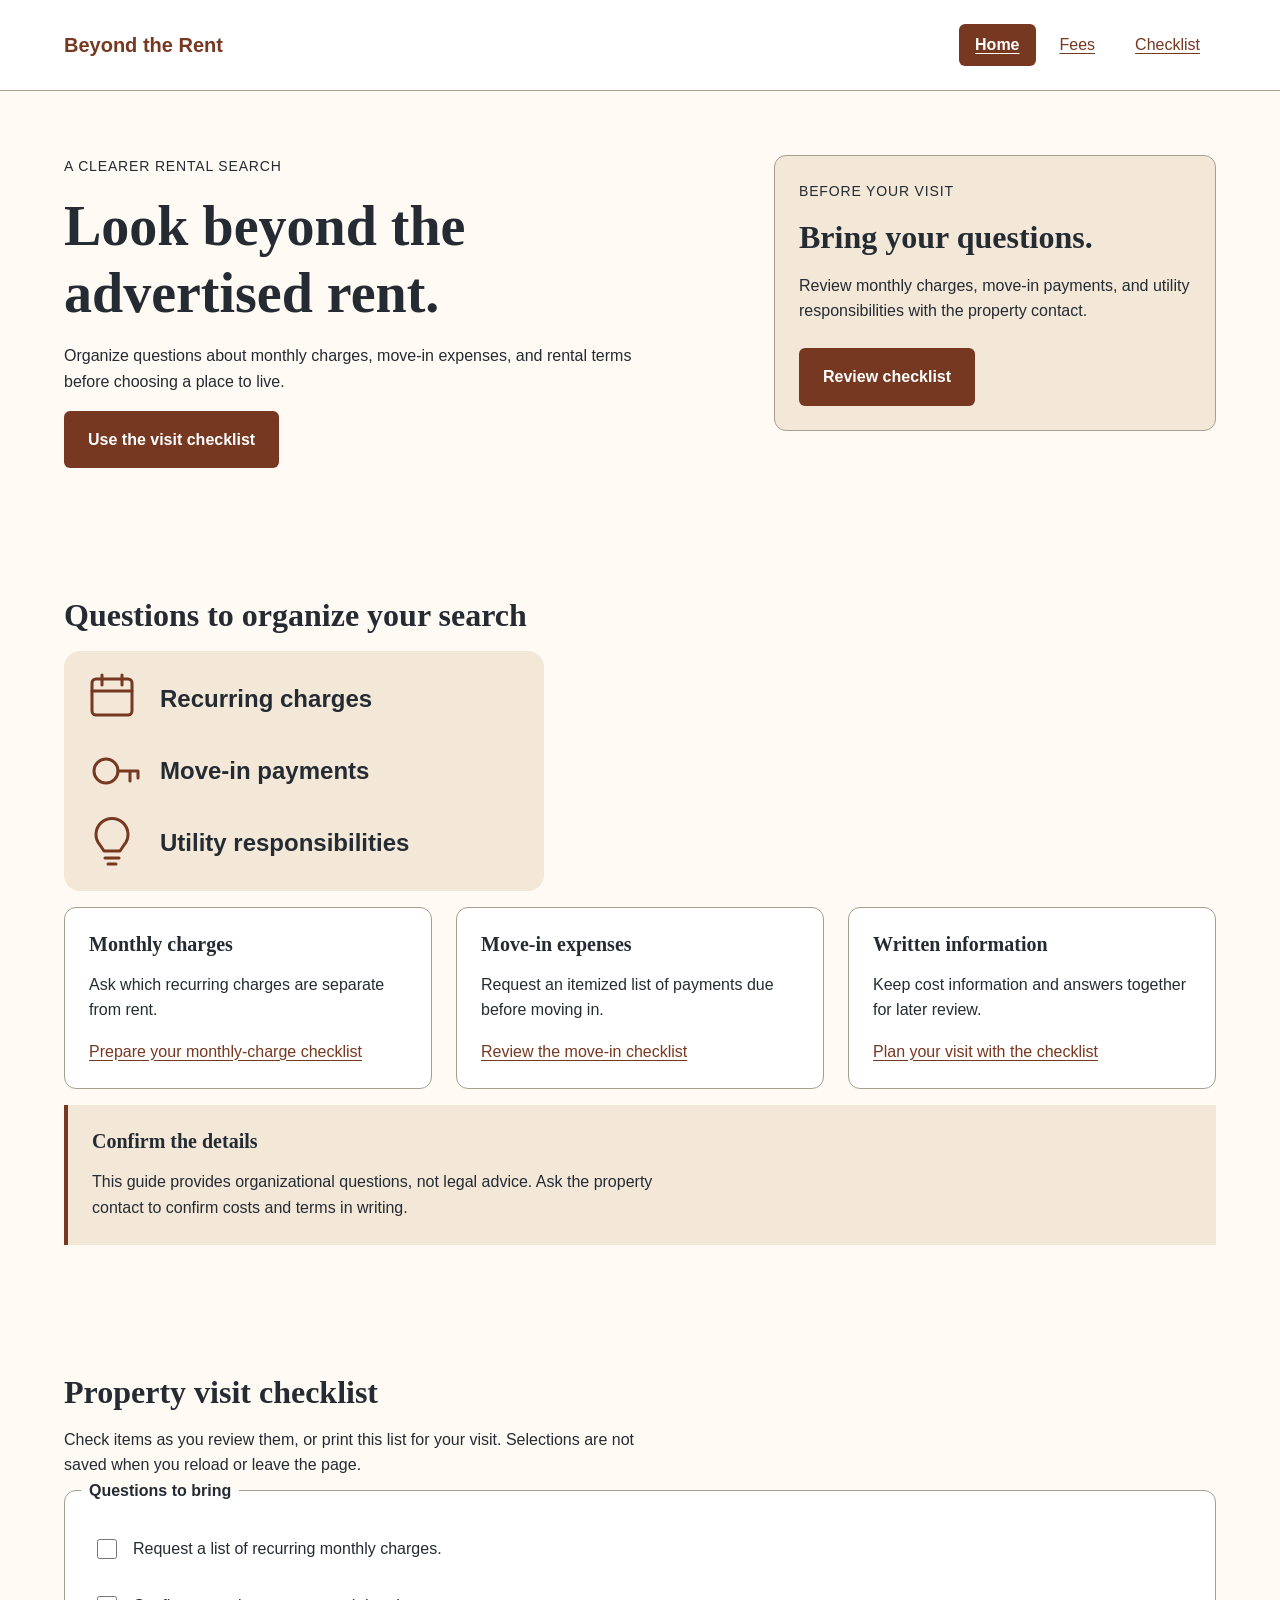
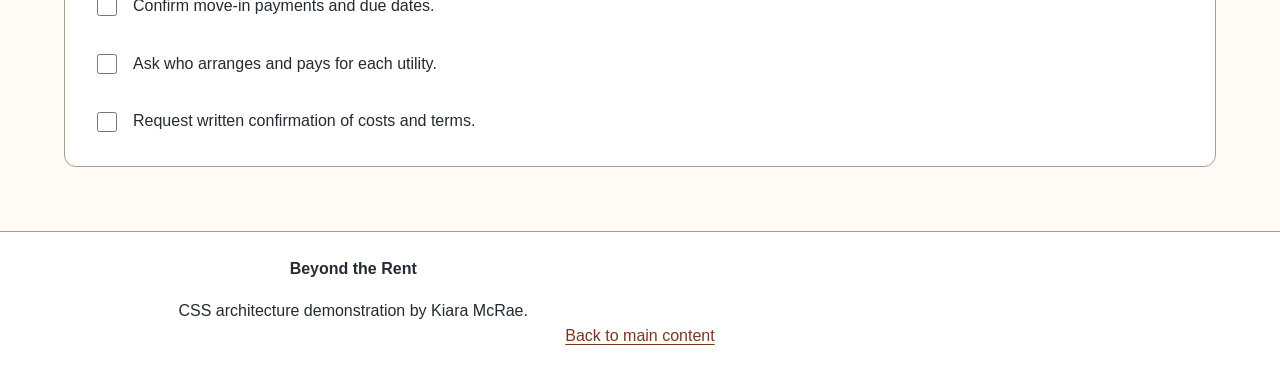
<file: index.html>
<!doctype html>
<html lang="en">

<head>
  <meta charset="utf-8">
  <meta name="viewport" content="width=device-width, initial-scale=1">
  <meta name="description"
    content="Beyond the Rent helps renters organize questions about housing costs and prepare for property visits.">
  <title>Beyond the Rent | Housing Guide</title>
  <link rel="canonical" href="https://pythonprincessux.github.io/git414-beyond-the-rent/">

  <meta property="og:title" content="Beyond the Rent | Housing Guide">
  <meta property="og:description"
    content="Organize questions about monthly charges, move-in expenses, and rental terms before choosing a place to live.">
  <meta property="og:url" content="https://pythonprincessux.github.io/git414-beyond-the-rent/">
  <meta property="og:type" content="website">
  <meta property="og:image"
    content="https://pythonprincessux.github.io/git414-beyond-the-rent/assets/beyond-the-rent-social.png">
  <meta property="og:image:alt"
    content="Beyond the Rent: Look beyond the advertised rent. Monthly charges, move-in expenses, and property visit checklist.">
  <link rel="stylesheet" href="css/styles.css">
  <script type="application/ld+json">
{
  "@context": "https://schema.org",
  "@type": "WebPage",
  "name": "Beyond the Rent | Housing Guide",
  "url": "https://pythonprincessux.github.io/git414-beyond-the-rent/",
  "description": "Organize questions about monthly charges, move-in expenses, and rental terms before choosing a place to live.",
  "inLanguage": "en"
}
</script>
</head>

<body>
  <a class="skip-link" href="#main">Skip to main content</a>

  <header class="site-header">
    <div class="container cluster">
      <a class="site-logo" href="index.html">Beyond the Rent</a>
      <nav aria-label="Main navigation">
        <ul class="nav-list">
          <li><a href="index.html" aria-current="page">Home</a></li>
          <li><a href="fees.html">Fees</a></li>
          <li><a href="checklist.html">Checklist</a></li>
        </ul>
      </nav>
    </div>
  </header>

  <main id="main" class="container" tabindex="-1">
    <section class="hero hero-layout" aria-labelledby="hero-title">
      <div class="stack">
        <p class="u-uppercase">A clearer rental search</p>
        <h1 id="hero-title">Look beyond the advertised rent.</h1>
        <p class="u-measure">
          Organize questions about monthly charges, move-in expenses,
          and rental terms before choosing a place to live.
        </p>
        <a class="button" href="checklist.html">Use the visit checklist</a>
      </div>

      <div class="resource-shell">
        <aside class="planning-card" aria-labelledby="planning-title">
          <div class="stack">
            <p class="u-uppercase">Before your visit</p>
            <h2 id="planning-title">Bring your questions.</h2>
            <p>
              Review monthly charges, move-in payments, and utility
              responsibilities with the property contact.
            </p>
          </div>
          <a class="button" href="checklist.html">Review checklist</a>
        </aside>
      </div>
    </section>

    <section id="fees" class="section stack" aria-labelledby="fees-title">
      <h2 id="fees-title">Questions to organize your search</h2>

      <img class="cost-graphic" src="assets/rental-costs.svg"
        alt="Rental cost topics: recurring charges, move-in payments, and utility responsibilities." width="480"
        height="240">
      <div class="card-grid">
        <article class="card">
          <h3>Monthly charges</h3>
          <p>Ask which recurring charges are separate from rent.</p>
          <a href="checklist.html">Prepare your monthly-charge checklist</a>
        </article>

        <article class="card">
          <h3>Move-in expenses</h3>
          <p>Request an itemized list of payments due before moving in.</p>
          <a href="checklist.html">Review the move-in checklist</a>
        </article>

        <article class="card">
          <h3>Written information</h3>
          <p>Keep cost information and answers together for later review.</p>
          <a href="checklist.html">Plan your visit with the checklist</a>
        </article>
      </div>

      <aside class="callout stack" aria-labelledby="notice-title">
        <h3 id="notice-title">Confirm the details</h3>
        <p>
          This guide provides organizational questions, not legal advice.
          Ask the property contact to confirm costs and terms in writing.
        </p>
      </aside>
    </section>

    <section id="checklist" class="section stack" aria-labelledby="checklist-title">
      <h2 id="checklist-title">Property visit checklist</h2>
      <p id="checklist-help" class="u-measure">
        Check items as you review them, or print this list for your visit.
        Selections are not saved when you reload or leave the page.
      </p>

      <fieldset class="checklist" aria-describedby="checklist-help">
        <legend>Questions to bring</legend>

        <label class="checklist__item">
          <input type="checkbox" name="visit" value="monthly">
          <span>Request a list of recurring monthly charges.</span>
        </label>

        <label class="checklist__item">
          <input type="checkbox" name="visit" value="move-in">
          <span>Confirm move-in payments and due dates.</span>
        </label>

        <label class="checklist__item">
          <input type="checkbox" name="visit" value="utilities">
          <span>Ask who arranges and pays for each utility.</span>
        </label>

        <label class="checklist__item">
          <input type="checkbox" name="visit" value="written">
          <span>Request written confirmation of costs and terms.</span>
        </label>
      </fieldset>
    </section>
  </main>

  <footer class="site-footer u-text-center">
    <div class="container stack">
      <p><strong>Beyond the Rent</strong></p>
      <p>CSS architecture demonstration by Kiara McRae.</p>
      <a href="#main">Back to main content</a>
    </div>
  </footer>
</body>

</html>
</file>
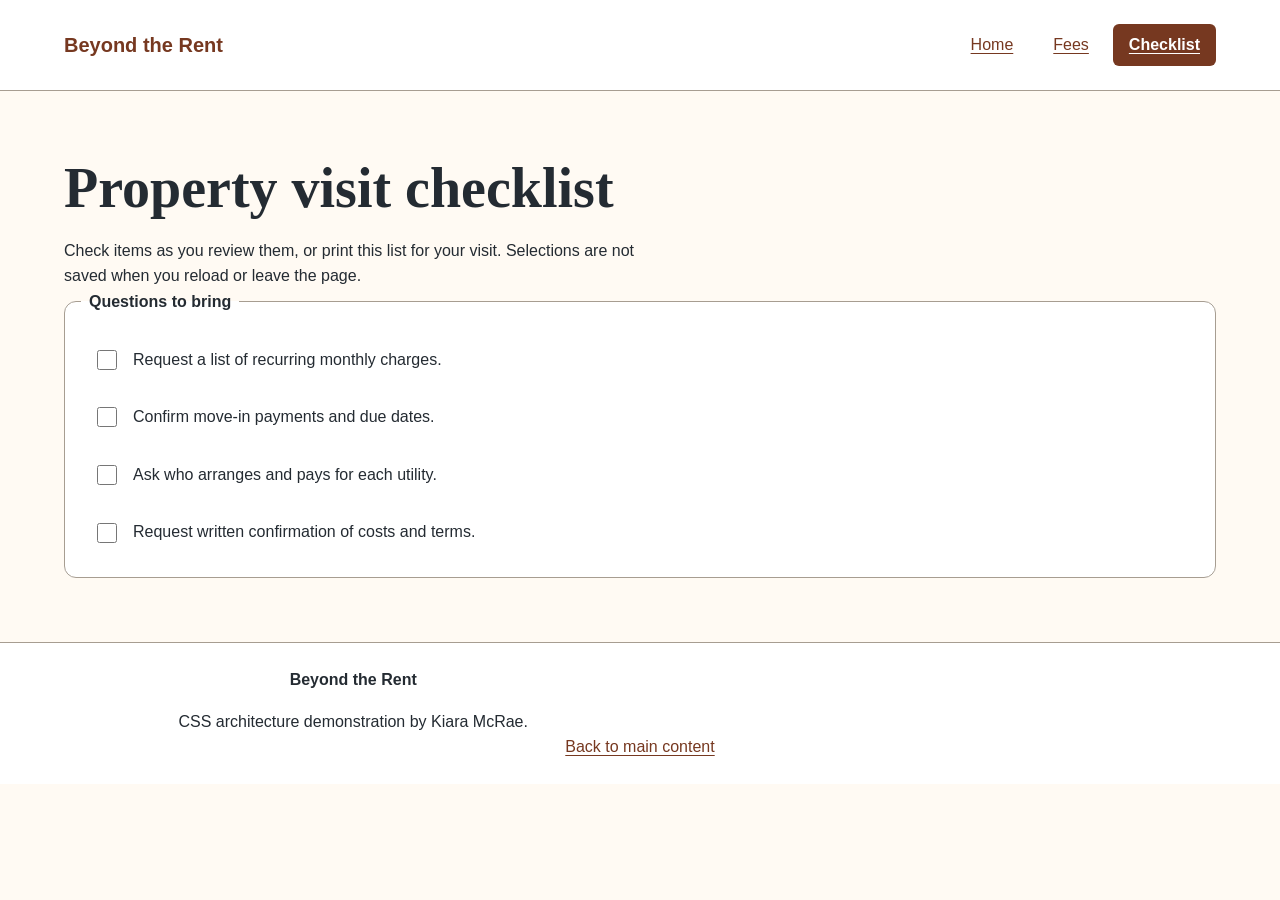
<file: checklist.html>
<!doctype html>
<html lang="en">

<head>
  <meta charset="utf-8">
  <meta name="viewport" content="width=device-width, initial-scale=1">
  <meta name="description"
    content="Prepare for a property visit with questions about recurring charges, move-in payments, utilities, and written terms.">
  <title>Property Visit Checklist | Beyond the Rent</title>
  <link rel="canonical" href="https://pythonprincessux.github.io/git414-beyond-the-rent/checklist.html">
  <link rel="stylesheet" href="css/styles.css">
</head>

<body>
  <a class="skip-link" href="#main">Skip to main content</a>

  <header class="site-header">
    <div class="container cluster">
      <a class="site-logo" href="index.html">Beyond the Rent</a>
      <nav aria-label="Main navigation">
        <ul class="nav-list">
          <li><a href="index.html">Home</a></li>
          <li><a href="fees.html">Fees</a></li>
          <li><a href="checklist.html" aria-current="page">Checklist</a></li>
        </ul>
      </nav>
    </div>
  </header>

  <main id="main" class="container" tabindex="-1">
    <section id="checklist" class="section stack" aria-labelledby="checklist-title">
      <h1 id="checklist-title">Property visit checklist</h1>

      <p id="checklist-help" class="u-measure">
        Check items as you review them, or print this list for your visit.
        Selections are not saved when you reload or leave the page.
      </p>

      <fieldset class="checklist" aria-describedby="checklist-help">
        <legend>Questions to bring</legend>

        <label class="checklist__item">
          <input type="checkbox" name="visit" value="monthly">
          <span>Request a list of recurring monthly charges.</span>
        </label>

        <label class="checklist__item">
          <input type="checkbox" name="visit" value="move-in">
          <span>Confirm move-in payments and due dates.</span>
        </label>

        <label class="checklist__item">
          <input type="checkbox" name="visit" value="utilities">
          <span>Ask who arranges and pays for each utility.</span>
        </label>

        <label class="checklist__item">
          <input type="checkbox" name="visit" value="written">
          <span>Request written confirmation of costs and terms.</span>
        </label>
      </fieldset>
    </section>
  </main>

  <footer class="site-footer u-text-center">
    <div class="container stack">
      <p><strong>Beyond the Rent</strong></p>
      <p>CSS architecture demonstration by Kiara McRae.</p>
      <a href="#main">Back to main content</a>
    </div>
  </footer>
</body>

</html>
</file>
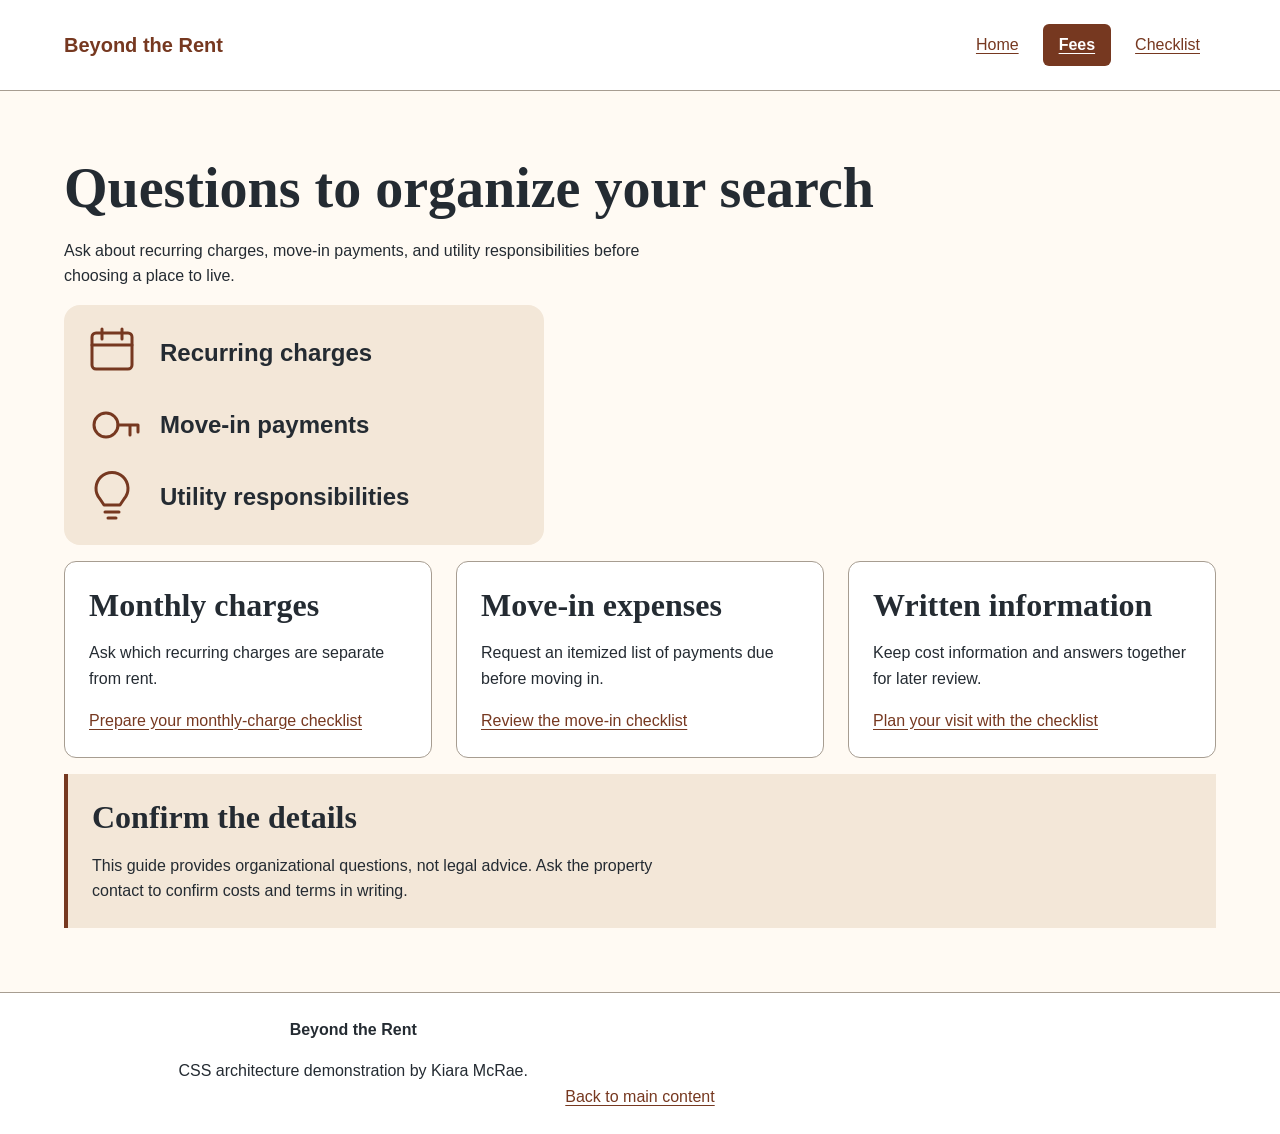
<file: fees.html>
<!doctype html>
<html lang="en">

<head>
  <meta charset="utf-8">
  <meta name="viewport" content="width=device-width, initial-scale=1">
  <meta name="description"
    content="Organize questions about recurring rental charges, move-in expenses, utility responsibilities, and written rental terms.">
  <title>Rental Fees and Questions | Beyond the Rent</title>
  <link rel="canonical" href="https://pythonprincessux.github.io/git414-beyond-the-rent/fees.html">
  <link rel="stylesheet" href="css/styles.css">
</head>

<body>
  <a class="skip-link" href="#main">Skip to main content</a>

  <header class="site-header">
    <div class="container cluster">
      <a class="site-logo" href="index.html">Beyond the Rent</a>
      <nav aria-label="Main navigation">
        <ul class="nav-list">
          <li><a href="index.html">Home</a></li>
          <li><a href="fees.html" aria-current="page">Fees</a></li>
          <li><a href="checklist.html">Checklist</a></li>
        </ul>
      </nav>
    </div>
  </header>

  <main id="main" class="container" tabindex="-1">
    <section id="fees" class="section stack" aria-labelledby="fees-title">
      <h1 id="fees-title">Questions to organize your search</h1>

      <p class="u-measure">
        Ask about recurring charges, move-in payments, and utility
        responsibilities before choosing a place to live.
      </p>

      <img class="cost-graphic" src="assets/rental-costs.svg"
        alt="Rental cost topics: recurring charges, move-in payments, and utility responsibilities." width="480"
        height="240">

      <div class="card-grid">
        <article class="card">
          <h2>Monthly charges</h2>
          <p>Ask which recurring charges are separate from rent.</p>
          <a href="checklist.html">Prepare your monthly-charge checklist</a>
        </article>

        <article class="card">
          <h2>Move-in expenses</h2>
          <p>Request an itemized list of payments due before moving in.</p>
          <a href="checklist.html">Review the move-in checklist</a>
        </article>

        <article class="card">
          <h2>Written information</h2>
          <p>Keep cost information and answers together for later review.</p>
          <a href="checklist.html">Plan your visit with the checklist</a>
        </article>
      </div>

      <aside class="callout stack" aria-labelledby="notice-title">
        <h2 id="notice-title">Confirm the details</h2>
        <p>
          This guide provides organizational questions, not legal advice.
          Ask the property contact to confirm costs and terms in writing.
        </p>
      </aside>
    </section>
  </main>

  <footer class="site-footer u-text-center">
    <div class="container stack">
      <p><strong>Beyond the Rent</strong></p>
      <p>CSS architecture demonstration by Kiara McRae.</p>
      <a href="#main">Back to main content</a>
    </div>
  </footer>
</body>

</html>
</file>
<file: css/styles.css>
/* Beyond the Rent | Kiara McRae */
@layer reset, base, layout, components, utilities, states, overrides, print;

/* RESET */
@layer reset {

  *,
  *::before,
  *::after {
    box-sizing: border-box;
  }

  body,
  h1,
  h2,
  h3,
  p {
    margin: 0;
  }

  input {
    font: inherit;
  }
}

/* BASE: shared tokens and document defaults */
@layer base {
  :root {
    --color-background: #fffaf3;
    --color-surface: #ffffff;
    --color-text: #242b32;
    --color-brand: #763820;
    --color-brand-hover: #542716;
    --color-border: #a79d91;
    --color-highlight: #f3e7d8;
    --color-complete: #e8f1e9;
    --color-focus: #005fcc;

    --font-body: Arial, Helvetica, sans-serif;
    --font-heading: Georgia, "Times New Roman", serif;

    --text-body: 1rem;
    --text-small: 0.875rem;
    --text-title: clamp(2rem, 1.5rem + 2.5vw, 3.5rem);
    --text-section: clamp(1.5rem, 1.25rem + 1vw, 2rem);
    --text-card: 1.25rem;

    --line-body: 1.6;
    --line-heading: 1.2;
    --space-small: 0.5rem;
    --space-medium: 1rem;
    --space-large: 1.5rem;
    --space-section: 3rem;

    --radius-small: 0.375rem;
    --radius-card: 0.75rem;
    --border-width: 1px;
    --container-width: 72rem;
    --measure: 65ch;
    --focus-width: 3px;
    --focus-offset: 3px;
  }

  body {
    background: var(--color-background);
    color: var(--color-text);
    font: var(--text-body)/var(--line-body) var(--font-body);
    overflow-wrap: anywhere;
  }

  h1,
  h2,
  h3 {
    font-family: var(--font-heading);
    line-height: var(--line-heading);
  }

  h1 {
    font-size: var(--text-title);
  }

  h2 {
    font-size: var(--text-section);
  }

  h3 {
    font-size: var(--text-card);
  }

  a {
    color: var(--color-brand);
    text-underline-offset: 0.2em;
  }
}

/* LAYOUT: containers, spacing, and responsive composition */
@layer layout {
  .container {
    width: min(calc(100% - 2rem), var(--container-width));
    margin-inline: auto;
  }

  .stack>*+* {
    margin-block-start: var(--space-medium);
  }

  .cluster {
    display: flex;
    flex-wrap: wrap;
    align-items: center;
    justify-content: space-between;
    gap: var(--space-medium);
  }

  .hero,
  .section {
    padding-block: var(--space-section);
  }

  .card-grid {
    display: grid;
    grid-template-columns:
      repeat(auto-fit, minmax(min(100%, 18rem), 1fr));
    gap: var(--space-large);
  }
}

/* COMPONENTS: navigation, button, card, callout, checklist */
@layer components {

  .site-header,
  .site-footer {
    padding-block: var(--space-large);
    background: var(--color-surface);
  }

  .site-header {
    border-bottom: var(--border-width) solid var(--color-border);
  }

  .site-footer {
    border-top: var(--border-width) solid var(--color-border);
  }

  .site-logo {
    font-size: 1.25rem;
    font-weight: bold;
    text-decoration: none;
  }

  .nav-list {
    display: flex;
    flex-wrap: wrap;
    gap: var(--space-small);
    margin: 0;
    padding: 0;
    list-style: none;
  }

  .nav-list a {
    display: inline-block;
    padding: var(--space-small) var(--space-medium);
    border-radius: var(--radius-small);
  }

  .button {
    display: inline-block;
    padding: var(--space-medium) var(--space-large);
    border-radius: var(--radius-small);
    background: var(--color-brand);
    color: var(--color-surface);
    font-weight: bold;
    text-decoration: none;
  }

  .card {
    /* Component-scoped properties */
    --card-padding: var(--space-large);
    --card-background: var(--color-surface);

    display: flex;
    flex-direction: column;
    align-items: flex-start;
    gap: var(--space-medium);
    min-width: 0;
    padding: var(--card-padding);
    border: var(--border-width) solid var(--color-border);
    border-radius: var(--radius-card);
    background: var(--card-background);
  }

  .card a {
    margin-block-start: auto;
  }

  .callout {
    padding: var(--space-large);
    border-inline-start: 4px solid var(--color-brand);
    background: var(--color-highlight);
  }

  .checklist {
    min-width: 0;
    margin: 0;
    padding: var(--space-medium);
    border: var(--border-width) solid var(--color-border);
    border-radius: var(--radius-card);
    background: var(--color-surface);
  }

  .checklist legend {
    padding-inline: var(--space-small);
    font-weight: bold;
  }

  .checklist__item {
    display: flex;
    align-items: flex-start;
    gap: var(--space-medium);
    padding: var(--space-medium);
    cursor: pointer;
  }

  .checklist__item input {
    flex-shrink: 0;
    width: 1.25rem;
    height: 1.25rem;
    margin: 0.2rem 0 0;
    accent-color: var(--color-brand);
  }

  .skip-link {
    position: absolute;
    top: var(--space-small);
    left: var(--space-small);
    padding: var(--space-medium);
    transform: translateY(-200%);
    background: var(--color-surface);
    z-index: 1;
  }
}

/* UTILITIES: each has a single purpose */
@layer utilities {
  .u-measure {
    max-width: var(--measure);
  }

  .u-uppercase {
    font-size: var(--text-small);
    text-transform: uppercase;
    letter-spacing: 0.06em;
  }

  .u-text-center {
    text-align: center;
  }
}

/* STATES: hover, focus, current page, and checked */
@layer states {
  a:hover {
    text-decoration-thickness: 0.15em;
  }

  .nav-list a:hover {
    background: var(--color-highlight);
  }

  .button:hover {
    background: var(--color-brand-hover);
    text-decoration: underline;
  }

  :focus-visible {
    outline: var(--focus-width) solid var(--color-focus);
    outline-offset: var(--focus-offset);
  }

  .skip-link:focus {
    transform: translateY(0);
  }

  .nav-list a[aria-current="page"] {
    background: var(--color-brand);
    color: var(--color-surface);
    font-weight: bold;
    text-decoration: underline;
  }

  .checklist__item input:checked+span {
    background: var(--color-complete);
    font-weight: bold;
text-decoration: none;
  }
}

/* OVERRIDES: reserve for documented exceptions */
@layer overrides {
  /* None currently needed. */
}

/* PRINT: keep the checklist and supporting text readable */
@layer print {
  @media print {
    body {
      background: white;
      color: black;
      font-size: 11pt;
    }

    .site-header,
    .site-footer,
    .skip-link,
    .button {
      display: none;
    }

    .container {
      width: 100%;
      max-width: none;
    }

    .hero,
    .section {
      padding-block: var(--space-medium);
    }

    h1 {
      font-size: 24pt;
    }

    h1,
    h2,
    h3 {
      break-after: avoid;
    }

    .card-grid {
      display: block;
    }

    .card,
    .callout,
    .checklist {
      background: white;
      border: 1px solid black;
    }

    .card {
      margin-block-end: var(--space-medium);
    }

    .card,
    .callout,
    .checklist__item {
      break-inside: avoid;
    }

    .checklist__item input:checked+span {
      background: white;
    }

    a {
      color: black;
    }
  }
}

/* Module 3: responsive layout extensions */
@layer layout {
  .container {
    width: auto;
    inline-size: min(calc(100% - 2rem), var(--container-width));
  }

  .hero,
  .section {
    padding-block: clamp(2rem, 5vw, 4rem);
  }

  /* Second Grid pattern, alongside the existing card grid */
  .hero-layout {
    display: grid;
    grid-template-columns: minmax(0, 1fr);
    align-items: start;
    gap: var(--space-section);
  }

  .hero-layout>* {
    min-inline-size: 0;
  }

  /* Starting threshold: verify with the long hero heading
     and planning card during browser testing. */
  @media (min-width: 60rem) {
    .hero-layout {
      grid-template-columns:
        minmax(0, 3fr) minmax(18rem, 2fr);
    }
  }
}

@layer components {
  .site-header {
    border-bottom: 0;
    border-block-end:
      var(--border-width) solid var(--color-border);
  }

  .site-footer {
    border-top: 0;
    border-block-start:
      var(--border-width) solid var(--color-border);
  }

  .card,
  .checklist {
    min-inline-size: 0;
  }

  .skip-link {
    top: auto;
    left: auto;
    inset-block-start: var(--space-small);
    inset-inline-start: var(--space-small);
  }

  .resource-shell {
    container: planning / inline-size;
    min-inline-size: 0;
  }

  /* Stacked default also serves as the fallback */
  .planning-card {
    display: grid;
    grid-template-columns: minmax(0, 1fr);
    gap: var(--space-large);
    padding: var(--space-large);
    border: var(--border-width) solid var(--color-border);
    border-radius: var(--radius-card);
    background: var(--color-highlight);
  }

  .planning-card>* {
    min-inline-size: 0;
  }

  .planning-card>.button {
    justify-self: start;
  }

  @container planning (min-width: 36rem) {
    .planning-card {
      grid-template-columns: minmax(0, 1fr) fit-content(12rem);
      align-items: center;
    }
  }
}

@layer states {

  /* Stronger component boundaries for increased contrast */
  @media (prefers-contrast: more) {
    :root {
      --color-border: #242b32;
      --border-width: 2px;
      --focus-width: 4px;
    }
  }
}

@layer print {
  @media print {
    .container {
      inline-size: 100%;
    }

    .hero-layout,
    .planning-card {
      display: block;
    }

    .resource-shell {
      container-type: normal;
      margin-block-start: var(--space-medium);
    }

    .planning-card {
      background: white;
      border: 1px solid black;
      break-inside: avoid;
    }
  }
}

/* Module 4: responsive graphic and reading measure */
@layer base {
  p {
    max-inline-size: var(--measure);
  }
}

@layer components {
  .cost-graphic {
    display: block;
    inline-size: 100%;
    max-inline-size: 30rem;
    block-size: auto;
    aspect-ratio: 2 / 1;
  }
}
</file>
